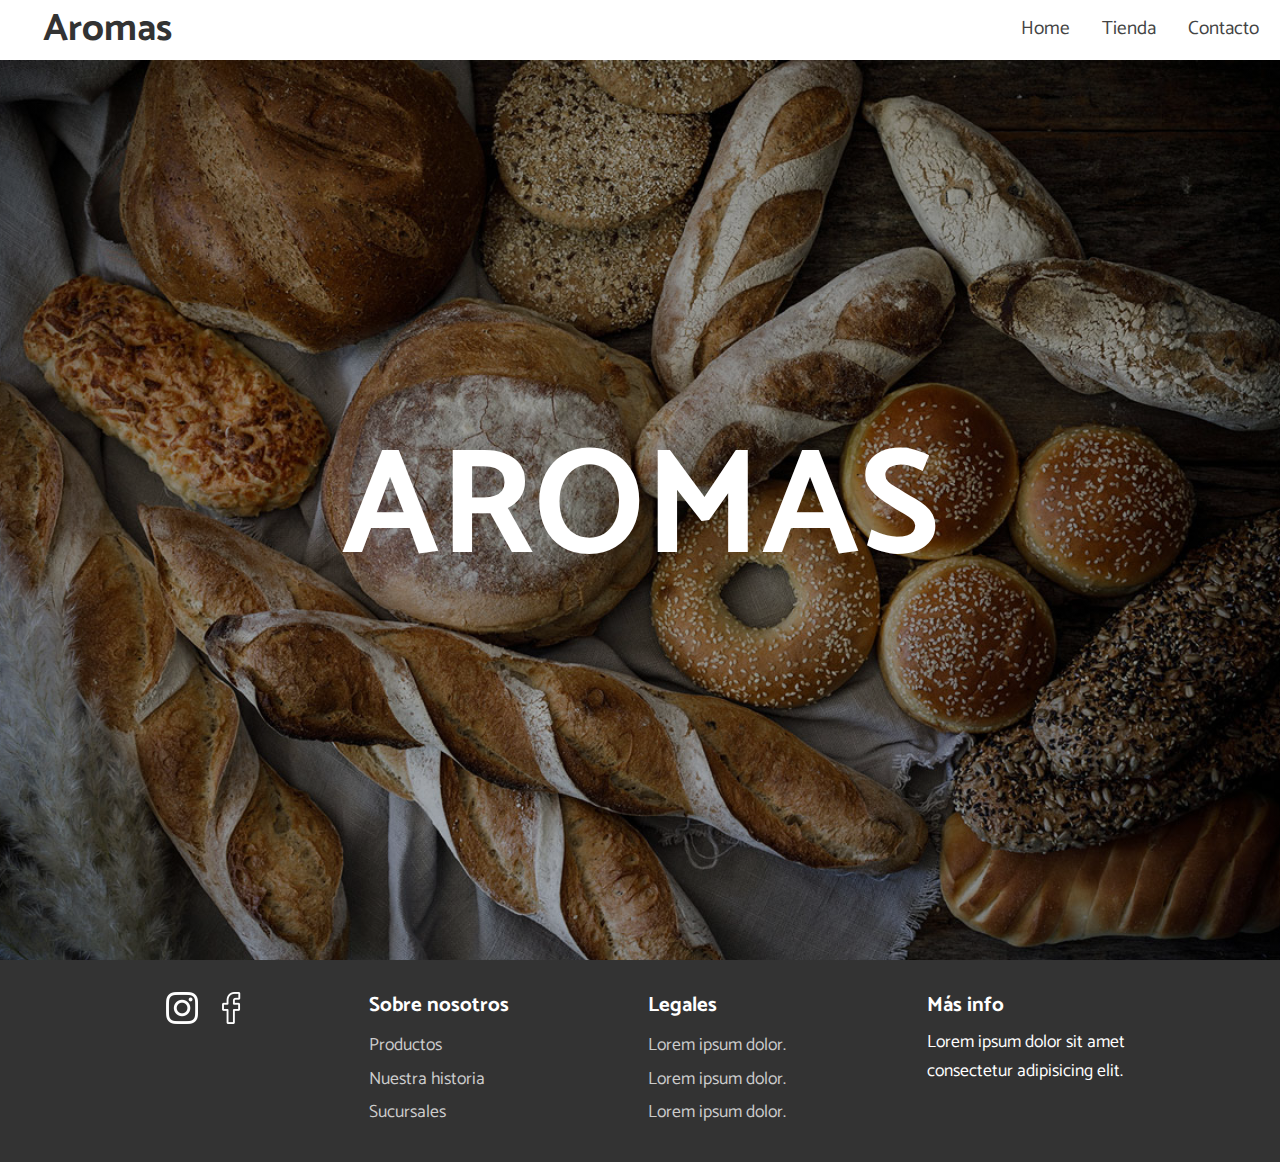
<file: aromas-dani/index.html>
<!DOCTYPE html>
<html lang="en">
<head>
    <meta charset="UTF-8">
    <meta http-equiv="X-UA-Compatible" content="IE=edge">
    <meta name="viewport" content="width=device-width, initial-scale=1.0">
    <link rel="stylesheet" href="styles.css">
    <title>Home</title>
</head>
<body>
  <nav class="navbar">
    <h1 class="logo">Aromas</h1>
    <ul class="nav">
      <li><a href="index.html">Home</a></li>
      <li><a href="shop.html">Tienda</a></li>
      <li><a href="form.html">Contacto</a></li>
    </ul>
  </nav>
  <section id="home" class="hero-image">
        <div class="hero-text">
            <h1>AROMAS</h1>
        </div>
  </section> 
  <footer class="section-footer">
        <div class="container">
          <div class="icons">
              <a href="http://instagram.com">
                <img src="img/instagram.png" alt="">
              </a>
              <a href="http://facebook.com">
                <img src="img/facebook.png" alt="">
              </a>         
          </div>
          <div>
            <h3>Sobre nosotros</h3>
            <ul>
              <li><a href="#">Productos</a></li>
              <li><a href="#">Nuestra historia</a></li>
              <li><a href="#">Sucursales</a></li>
            </ul>
          </div>
          <div>
            <h3>Legales</h3>
            <ul>
              <li><a href="#">Lorem ipsum dolor.</a></li>
              <li><a href="#">Lorem ipsum dolor.</a></li>
              <li><a href="#">Lorem ipsum dolor.</a></li>
            </ul>
          </div>
          <div>
            <h3>Más info</h3>
            <p>Lorem ipsum dolor sit amet consectetur adipisicing elit.</p>
          </div>
        </div>
    </footer>
</body>
</html>
</file>
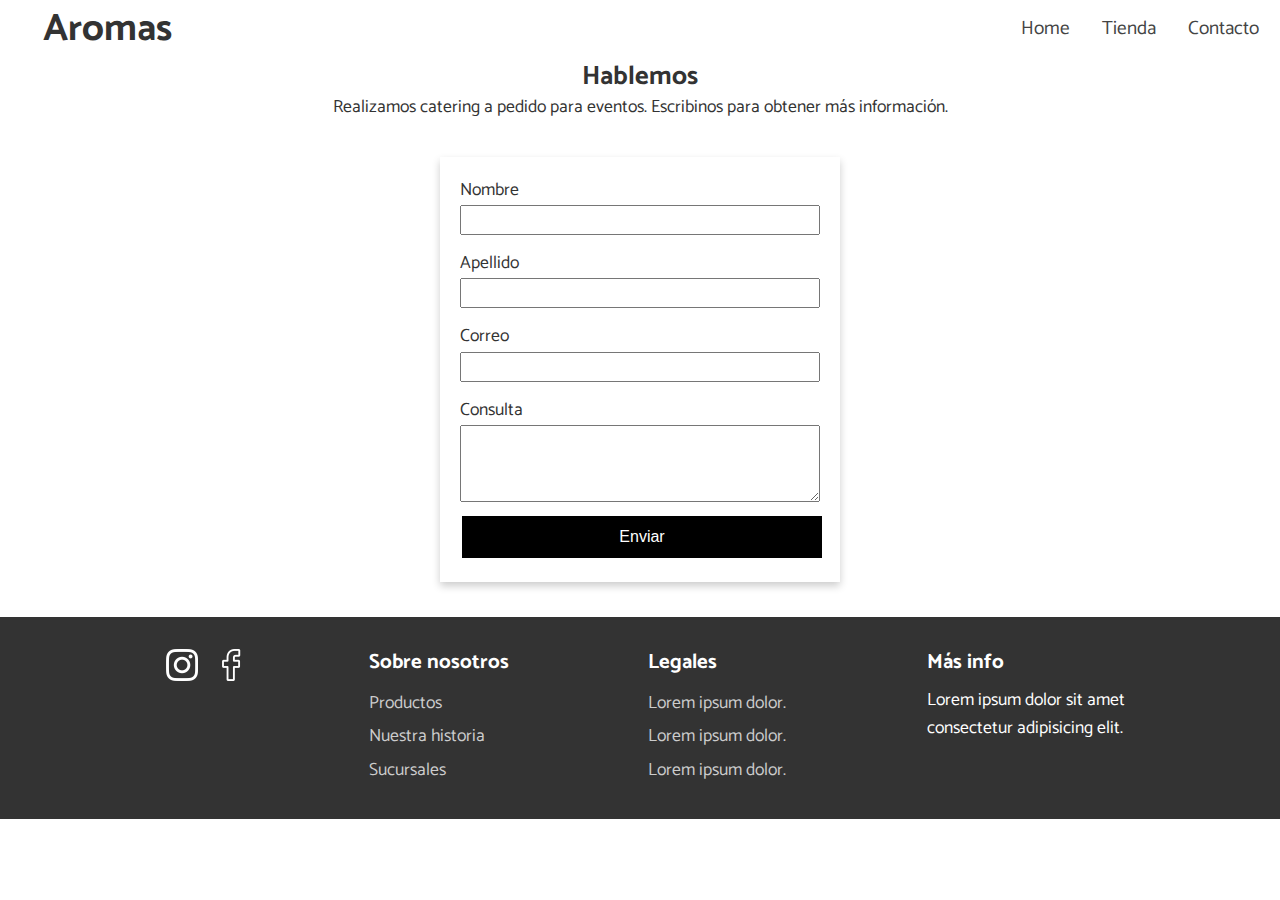
<file: aromas-dani/form.html>
<!DOCTYPE html>
<html lang="en">
<head>
    <meta charset="UTF-8">
    <meta http-equiv="X-UA-Compatible" content="IE=edge">
    <meta name="viewport" content="width=device-width, initial-scale=1.0">
    <link rel="stylesheet" href="styles.css">
    <title>Contactanos</title>
</head>
<body>
    <nav class="navbar">
        <h1 class="logo">Aromas</h1>
        <ul class="nav">
          <li><a href="index.html">Home</a></li>
          <li><a href="shop.html">Tienda</a></li>
          <li><a href="form.html">Contacto</a></li>
        </ul>
      </nav>
    <section class="section-form">
        <div class="form-titles">
            <h2>Hablemos</h2>
            <p>Realizamos catering a pedido para eventos. Escribinos para obtener más información.</p>
        </div>
        <form method="POST" action="gracias.html" class="card">
                    <label>Nombre</label><br>
                    <input name="nombre" class="inputs" required/><br>
                    <label >Apellido</label><br>
                    <input ame="apellido" class="inputs" required/><br>
                    <label>Correo</label><br>
                    <input type="email" name="correo" class="inputs" required/><br>
                    <label>Consulta</label><br>
                    <textarea name="mensaje" rows="5"></textarea><br>
                    <input type="submit" value="Enviar"class="pedir enviar"/>
        </form>      
    </section>
    <footer class="section-footer">
        <div class="container">
          <div class="icons">
              <a href="http://instagram.com">
                <img src="img/instagram.png" alt="">
              </a>
              <a href="http://facebook.com">
                <img src="img/facebook.png" alt="">
              </a>         
          </div>
          <div>
            <h3>Sobre nosotros</h3>
            <ul>
              <li><a href="#">Productos</a></li>
              <li><a href="#">Nuestra historia</a></li>
              <li><a href="#">Sucursales</a></li>
            </ul>
          </div>
          <div>
            <h3>Legales</h3>
            <ul>
              <li><a href="#">Lorem ipsum dolor.</a></li>
              <li><a href="#">Lorem ipsum dolor.</a></li>
              <li><a href="#">Lorem ipsum dolor.</a></li>
            </ul>
          </div>
          <div>
            <h3>Más info</h3>
            <p>Lorem ipsum dolor sit amet consectetur adipisicing elit.</p>
          </div>
        </div>
    </footer>

</body>
</html>
</file>
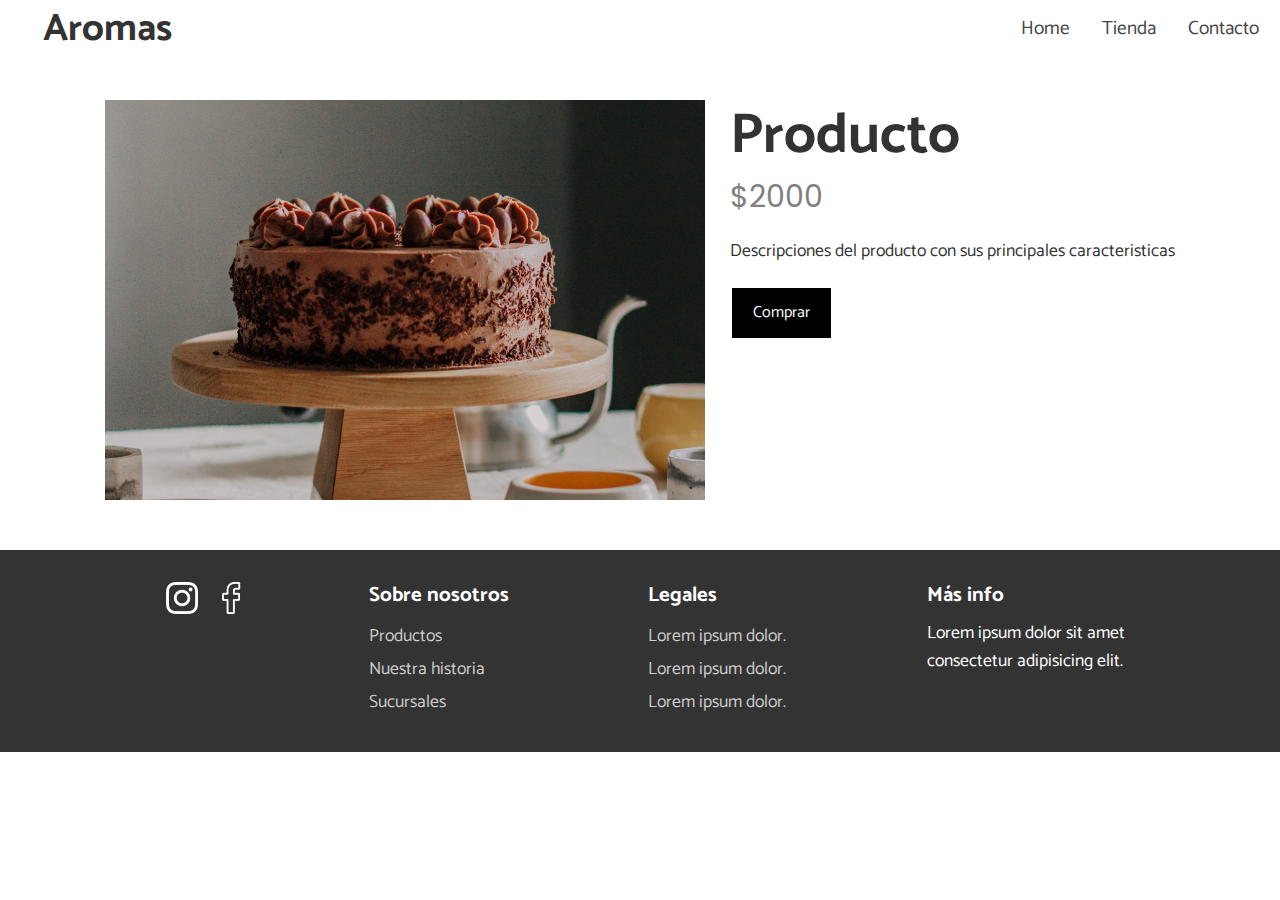
<file: aromas-dani/product.html>
<!DOCTYPE html>
<html lang="en">
<head>
    <meta charset="UTF-8">
    <meta http-equiv="X-UA-Compatible" content="IE=edge">
    <meta name="viewport" content="width=device-width, initial-scale=1.0">
    <title>Document</title>
    <link rel="stylesheet" href="styles.css">
</head>
<body>
    <nav class="navbar">
        <h1 class="logo">Aromas</h1>
        <ul class="nav">
          <li><a href="index.html">Home</a></li>
          <li><a href="shop.html">Tienda</a></li>
          <li><a href="form.html">Contacto</a></li>
        </ul>
      </nav>
    <section class="section-product">
        <div class="col1">
            <img src="img/cake.png" alt="">
        </div>
        <div class="col2">
            <h2>Producto</h2>
            <p class="precio-producto">$2000</p>
            <p class="descripcion-producto">Descripciones del producto con sus principales caracteristicas</p> 
            <a class="pedir" href="">Comprar</a>
        </div>
    </section>
    <footer class="section-footer">
        <div class="container">
          <div class="icons">
              <a href="http://instagram.com">
                <img src="img/instagram.png" alt="">
              </a>
              <a href="http://facebook.com">
                <img src="img/facebook.png" alt="">
              </a>         
          </div>
          <div>
            <h3>Sobre nosotros</h3>
            <ul>
              <li><a href="#">Productos</a></li>
              <li><a href="#">Nuestra historia</a></li>
              <li><a href="#">Sucursales</a></li>
            </ul>
          </div>
          <div>
            <h3>Legales</h3>
            <ul>
              <li><a href="#">Lorem ipsum dolor.</a></li>
              <li><a href="#">Lorem ipsum dolor.</a></li>
              <li><a href="#">Lorem ipsum dolor.</a></li>
            </ul>
          </div>
          <div>
            <h3>Más info</h3>
            <p>Lorem ipsum dolor sit amet consectetur adipisicing elit.</p>
          </div>
        </div>
    </footer>
</body>
</html>
</file>
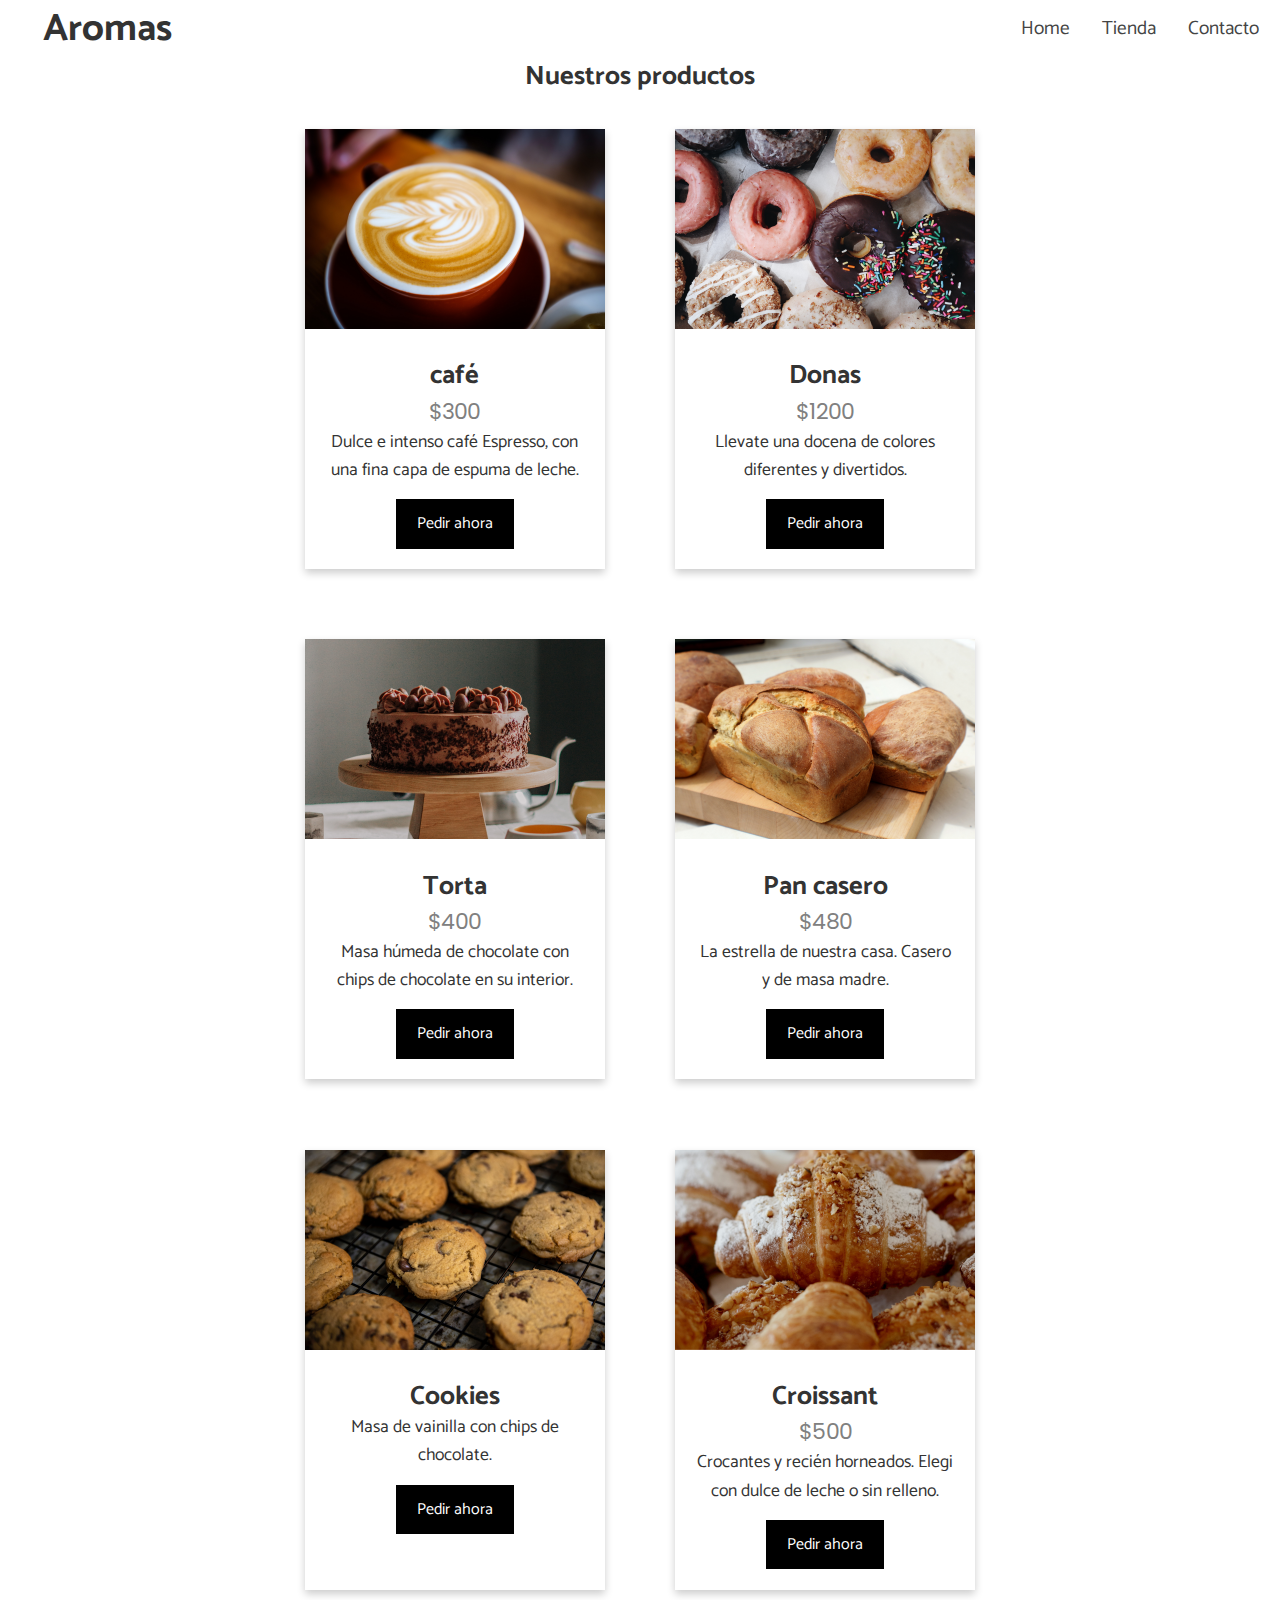
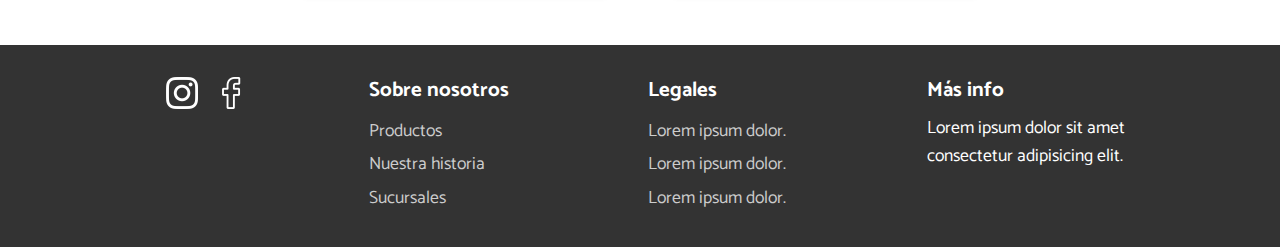
<file: aromas-dani/shop.html>
<!DOCTYPE html>
<html lang="en">
<head>
    <meta charset="UTF-8">
    <meta http-equiv="X-UA-Compatible" content="IE=edge">
    <meta name="viewport" content="width=device-width, initial-scale=1.0">
    <link rel="stylesheet" href="styles.css">
    <title>Shop</title>
</head>
<body>
  <nav class="navbar">
    <h1 class="logo">Aromas</h1>
    <ul class="nav">
      <li><a href="index.html">Home</a></li>
      <li><a href="shop.html">Tienda</a></li>
      <li><a href="form.html">Contacto</a></li>
    </ul>
  </nav>
  <section class="nuestros-productos">
    <h2>Nuestros productos</h2>
    <div class="grid-productos">
      <div class="producto">
        <img src="img/coffee.png" alt="">
        <div class="info">
          <h2>café</h2>
          <p class="price">$300</p>
          <p class="descripcion">Dulce e intenso café Espresso, con una fina capa de espuma de leche.</p>
          <a class="pedir" href="product.html">Pedir ahora</a>
        </div>
      </div>
      <div class="producto">
        <img src="img/donuts.png" alt="">
        <div class="info">
          <h2>Donas</h2>
          <p class="price">$1200</p>
          <p class="descripcion">Llevate una docena de colores diferentes y divertidos.</p>
          <a class="pedir" href="product.html">Pedir ahora</a>
        </div>
      </div>    
      <div class="producto">
        <img src="img/cake.png" alt="">
        <div class="info">
          <h2>Torta</h2>
          <p class="price">$400</p>
          <p class="descripcion">Masa húmeda de chocolate con chips de chocolate en su interior.</p>
          <a class="pedir" href="product.html">Pedir ahora</a>
        </div>
      </div>
      <div class="producto">
        <img src="img/bread.png" alt="">
        <div class="info">
          <h2>Pan casero</h2>
          <p class="price">$480</p>
          <p class="descripcion">La estrella de nuestra casa. Casero y de masa madre.</p>
          <a class="pedir" href="product.html">Pedir ahora</a>
        </div>
      </div>
      <div class="producto">
        <img src="img/cookies.png" alt="">
        <div class="info">
          <h2>Cookies</h2>
          <p class="price"></p>
          <p class="descripcion">Masa de vainilla con chips de chocolate.</p>
          <a class="pedir" href="product.html">Pedir ahora</a>
        </div>
      </div>
      <div class="producto">
        <img src="img/croissant.png" alt="">
        <div class="info">
          <h2>Croissant</h2>
          <p class="price">$500</p>
          <p class="descripcion">Crocantes y recién horneados. Elegi con dulce de leche o sin relleno.</p>
          <a class="pedir" href="product.html">Pedir ahora</a>
        </div>
      </div>
    </div>  
  </section>
  <footer class="section-footer">
    <div class="container">
      <div class="icons">
          <a href="http://instagram.com">
            <img src="img/instagram.png" alt="">
          </a>
          <a href="http://facebook.com">
            <img src="img/facebook.png" alt="">
          </a>         
      </div>
      <div>
        <h3>Sobre nosotros</h3>
        <ul>
          <li><a href="#">Productos</a></li>
          <li><a href="#">Nuestra historia</a></li>
          <li><a href="#">Sucursales</a></li>
        </ul>
      </div>
      <div>
        <h3>Legales</h3>
        <ul>
          <li><a href="#">Lorem ipsum dolor.</a></li>
          <li><a href="#">Lorem ipsum dolor.</a></li>
          <li><a href="#">Lorem ipsum dolor.</a></li>
        </ul>
      </div>
      <div>
        <h3>Más info</h3>
        <p>Lorem ipsum dolor sit amet consectetur adipisicing elit.</p>
      </div>
    </div>
</footer>
</body>
</html>
</file>
<file: aromas-dani/styles.css>
@import url("https://fonts.googleapis.com/css2?family=Catamaran:wght@400;700&display=swap");
@import url('https://fonts.googleapis.com/css2?family=Open+Sans:wght@300;400;700&family=Poppins:wght@100;300;400;500;600;700&display=swap');

:root {
  --primary-color: #333;
  --secondary-color: #444;
  --ternary-color: #555;
  --light-color: #ccc;
  --light-secondary-color: #ddd;
  --light-ternary-color: #eee;
  --overlay-color: rgba(0, 0, 0, 0.7);
}

* {
  box-sizing: border-box;
  margin: 0;
  padding: 0;
}

body, html {
  height: 100%;
  margin: 0;
}

body {
  font-family: "Catamaran", sans-serif;
  line-height: 1.6;
  color: var(--primary-color);
  font-size: 1.1rem;
}

h1,
h2,
h3,
h4 {
  line-height: 1.3;
}

a {
  color: var(--secondary-color);
  text-decoration: none;
}

ul {
  list-style: none;
}

.container {
  max-width: 1100px;
  overflow: hidden;
}

.hero-image{
  height: 100%;
  background-image: linear-gradient(rgba(0, 0, 0, 0.3), rgba(0, 0, 0, 0.3)), url("img/portada.jpeg");
  background-color: rgba(0, 0, 0, 0.2);
  background-repeat: no-repeat;
   /* Center and scale the image nicely */
   background-position: center;
   background-repeat: no-repeat;
   background-size: cover;
   position: relative;
   
}

.hero-text {
  text-align: center;
  position: absolute;
  top: 50%;
  left: 50%;
  transform: translate(-50%, -50%);
  color: white;
}

.hero-text h1{
  font-size: 150px;
}


/* navbar */
.navbar {
  font-size: 1.2rem;
  padding: 0.3rem;
}

.navbar {
  display: flex;
  flex-direction: row;
  justify-content: space-between;
  /*
  display: grid;
  grid-template-columns: repeat(2, 1fr);
  gap: 2rem;*/
}

.navbar ul {
  display: flex;
  justify-self: center;
  align-items: center;
  justify-content: center;
}

.navbar a {
  padding: 0 1rem;
}

.navbar a:hover {
  color: var(--ternary-color);
}

.logo {
  margin-left: 1em;
}

/* footer */

.section-footer {
  background-color: var(--primary-color);
  color: #fff;
  padding: 2rem;
  display: flex;
  justify-content: center
}

.section-footer .container {
  display: grid;
  grid-template-columns: repeat(4, 1fr);
  gap: 1rem;
}

.section-footer h2 {
  font-size: 2rem;
  margin-bottom: 1rem;
}

.section-footer h3 {
  margin-bottom: 0.7rem;
}

.section-footer a {
  line-height: 1.9;
  color: var(--light-color);
}

.icons{
  display: flex;
  justify-content: center;
}

.icons img{
  margin-right: 1.5rem;
  width: 2rem;
}

@media (max-width: 768px) {
 
  .section-large-text-inner h2 {
    font-size: 3rem;
  }

  .section-large-text-inner h3 {
    font-size: 1.5rem;
  }

  .section-large-text-inner p {
    font-size: 1.25rem;
  }

  .section-gallery .gallery {
    display: grid;
    grid-template-columns: repeat(3, 1fr);
  }

  .section-gallery .gallery img:first-child {
    grid-row: 1/1;
    grid-column: 1/1;
  }

  .section-gallery .gallery img:nth-child(2) {
    grid-row: 2/2;
    grid-column: 2/4;
  }

  .section-gallery .gallery img:last-child {
    display: none;
  }

  .section-footer {
    padding: 2rem 0;
  }

  .section-footer .container {
    grid-template-columns: 1fr;
    text-align: center;
  }

  .section-footer div:nth-child(2),
  .section-footer div:nth-child(3) {
    display: none;
  }
}

/*end of media query*/

.nuestros-productos {
  text-align: center;
  display: flex;
  flex-direction: column;
  align-items: center;
}

.grid-productos {
  display: flex;
  align-items: center;
  justify-content: center;
  margin-bottom: 20px;
  flex-wrap: wrap;
  width: 80%;
}

.producto {
  background-color: white;
  margin: 2em;
  width: 300px;
  box-shadow: 0 4px 8px 0 rgba(0, 0, 0, 0.2);
  text-align: center;
  padding-bottom: 10px;
  height: 440px;
}

.producto img {
  width: 100%;
  height: 200px;
}

.pedir{
  background-color: black;
  border: none;
  color: white;
  padding: 12px 21px;
  text-align: center;
  text-decoration: none;
  display: inline-block;
  font-size: 16px;
  margin: 4px 2px;
}

.pedir:hover{
  opacity: 0.7;
}

.price {
  color: grey;
  font-size: 22px;
  font-family: 'Poppins', sans-serif;
}

.section-product{
  display: flex;
  justify-content: center;
  align-content: space-around;
  margin: 40px 0 40px 0;
}

.col1 {
  margin-right: 25px;
}

.col1 img {
  height: 400px;
}
.col2 .precio-producto{
  font-size: 30px;
  color: grey;
  font-family: 'Poppins', sans-serif;
  
}

.col2 h2{
  font-size: 3.2em;
}

.descripcion-producto{
  margin:1em 0 1em 0;
}

.card {
  background-color: white;
  margin: 2em;
  width: 400px;
  box-shadow: 0 4px 8px 0 rgba(0, 0, 0, 0.2);
  padding: 20px;
}

.inputs {
  width: 100%;
  height: 30px;
  margin-bottom: 15px;

}

.card textarea{
  width: 100%;
}

.campo {
  font-weight: bold;
}

.section-gracias {
  display: flex;
  flex-direction: column;
  align-items: center;
}

.section-gracias img{
  width: 100px;
  height: 100px;
}

.section-form{
  display: flex;
  flex-direction: column;
  align-items: center;
}

.form-titles{
  text-align: center;
}

.descripcion{
  margin-bottom: 10px;
}

.enviar {
  width: 100%;
}

.card label {
  margin-top: 10px;
}

.info {
  padding: 20px;
}
</file>
